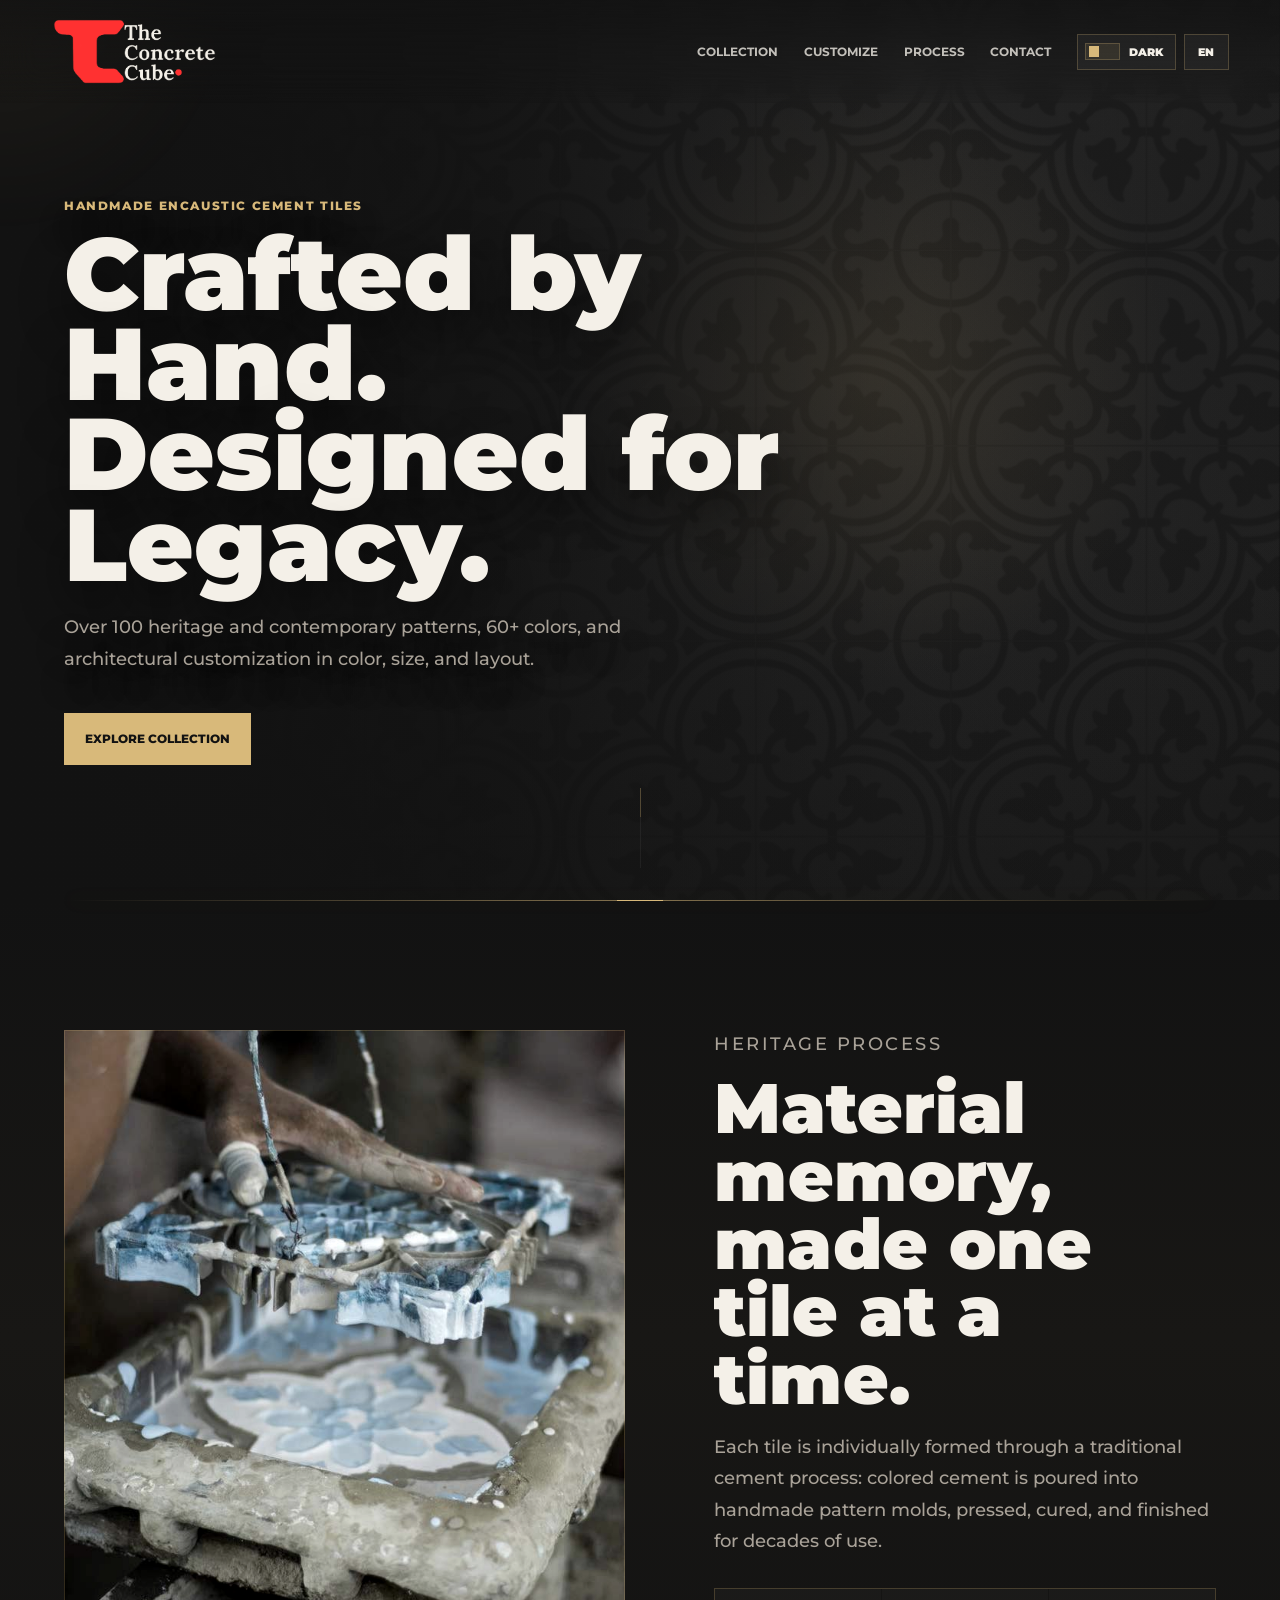
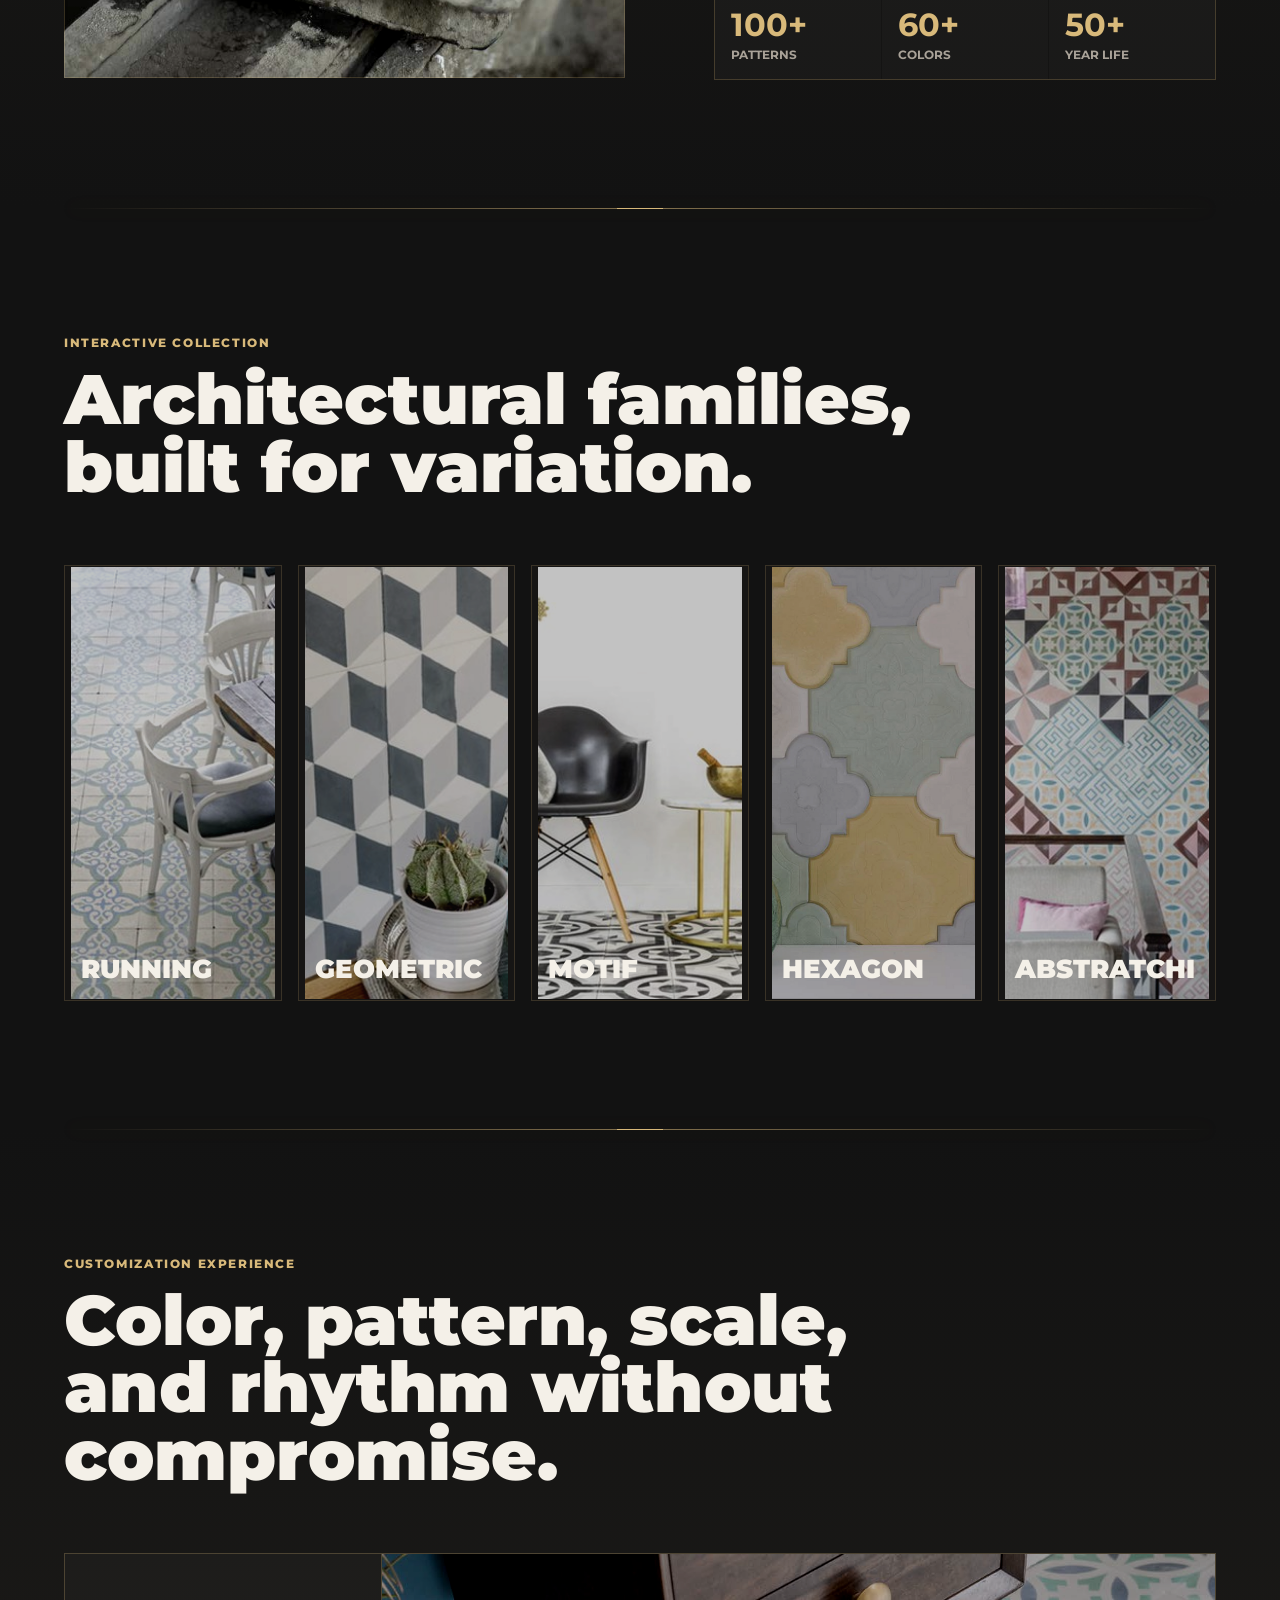
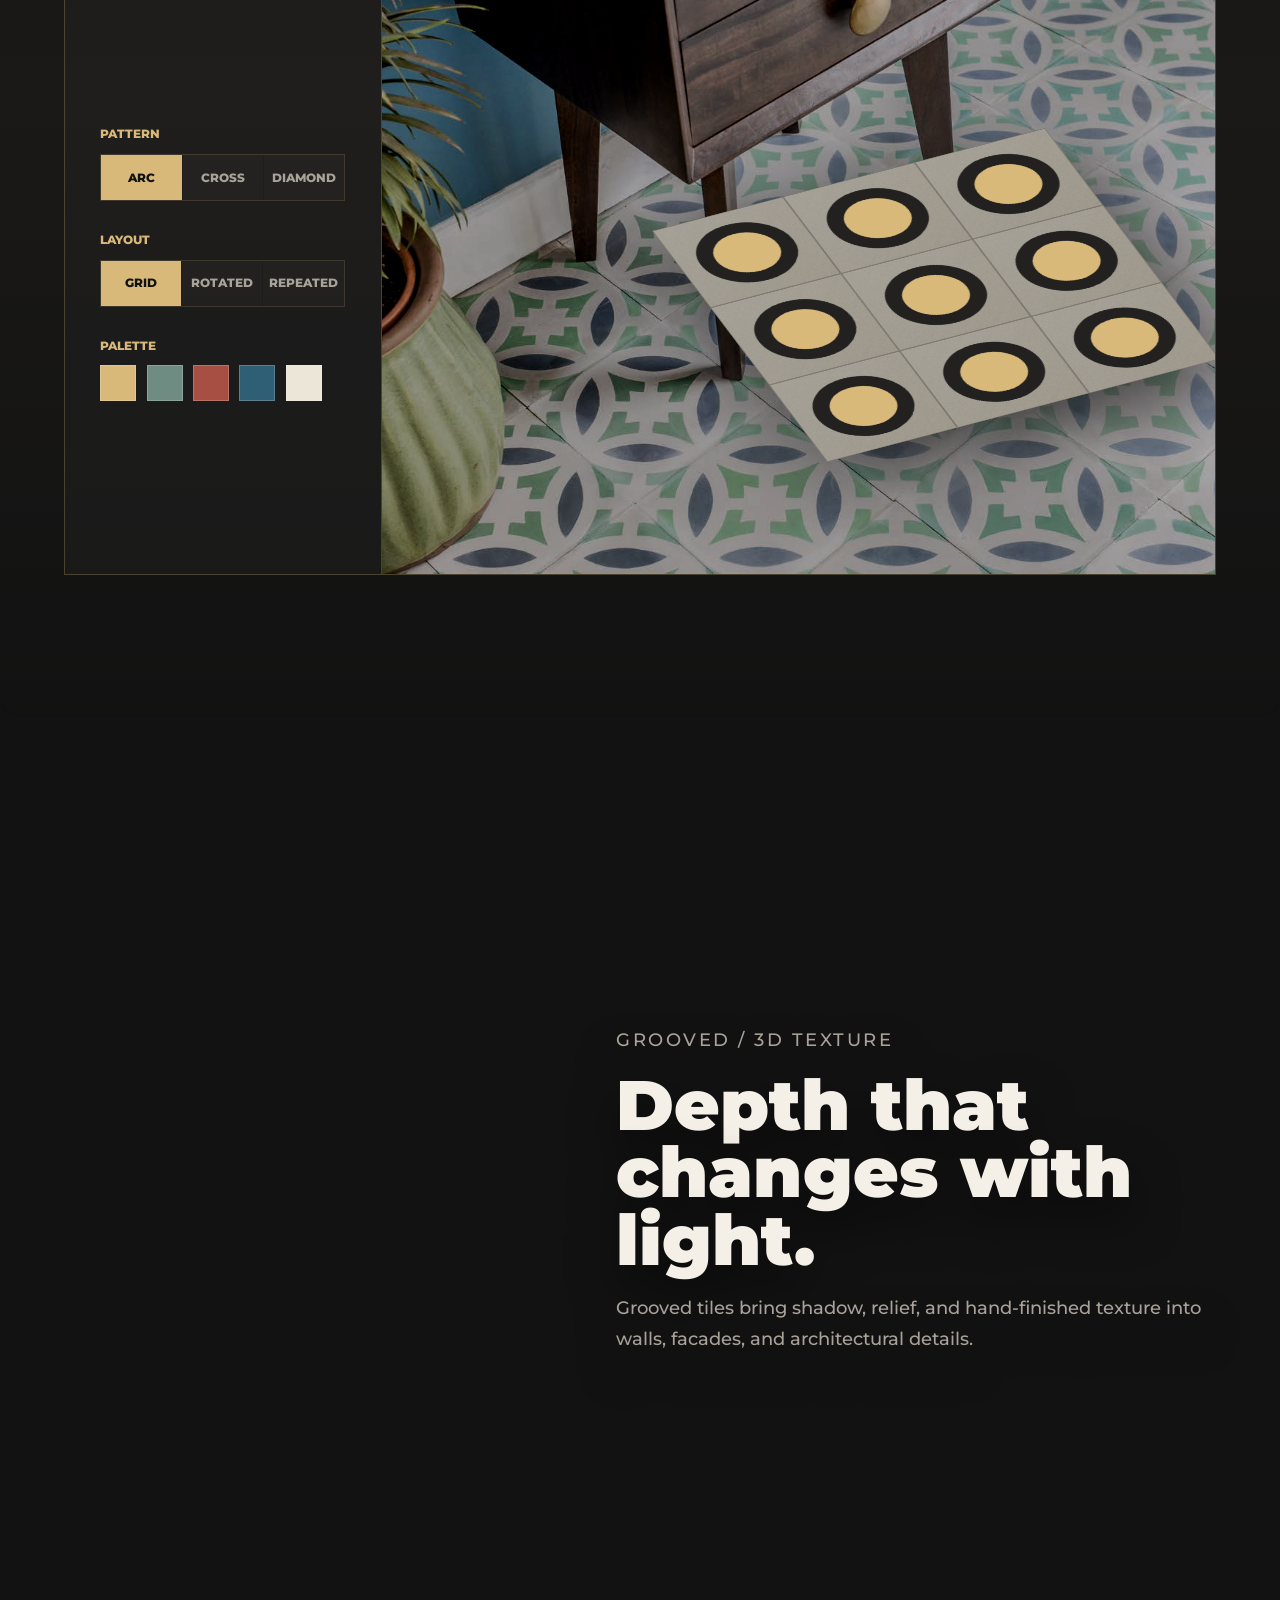
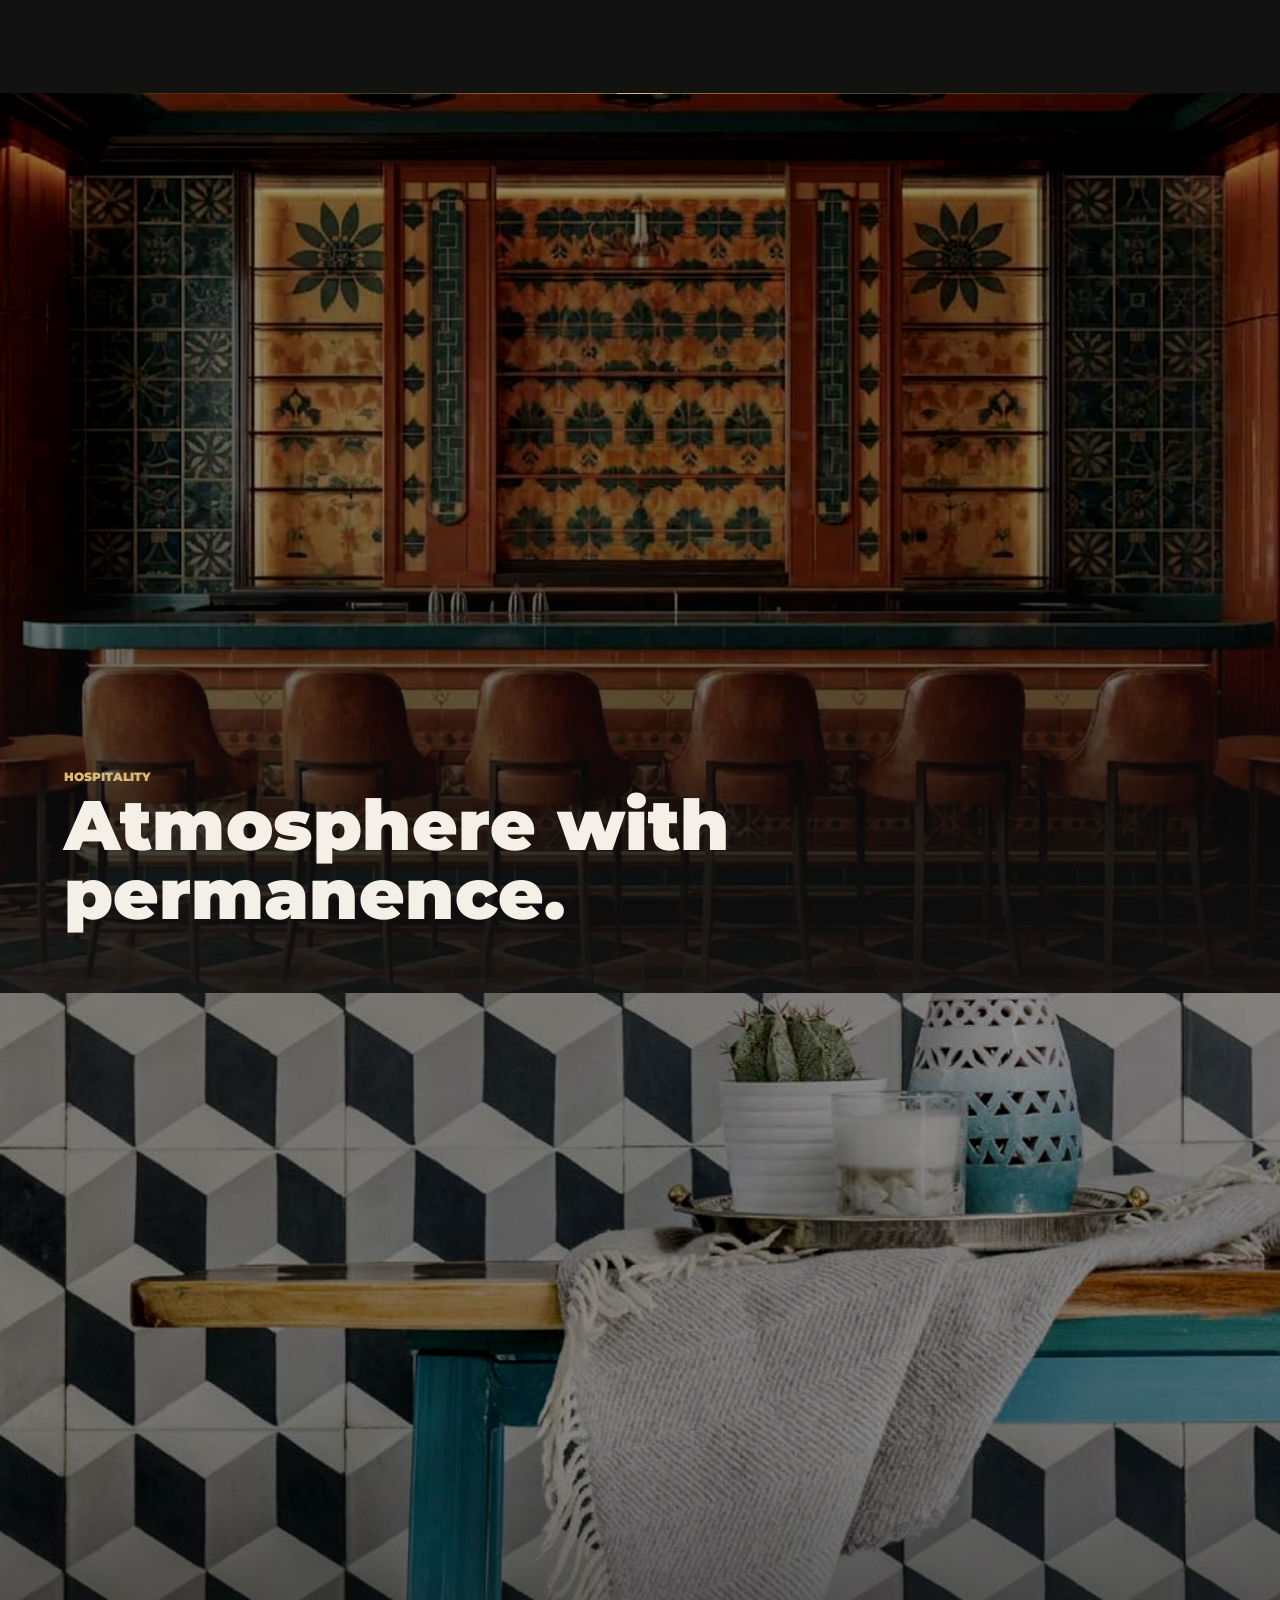
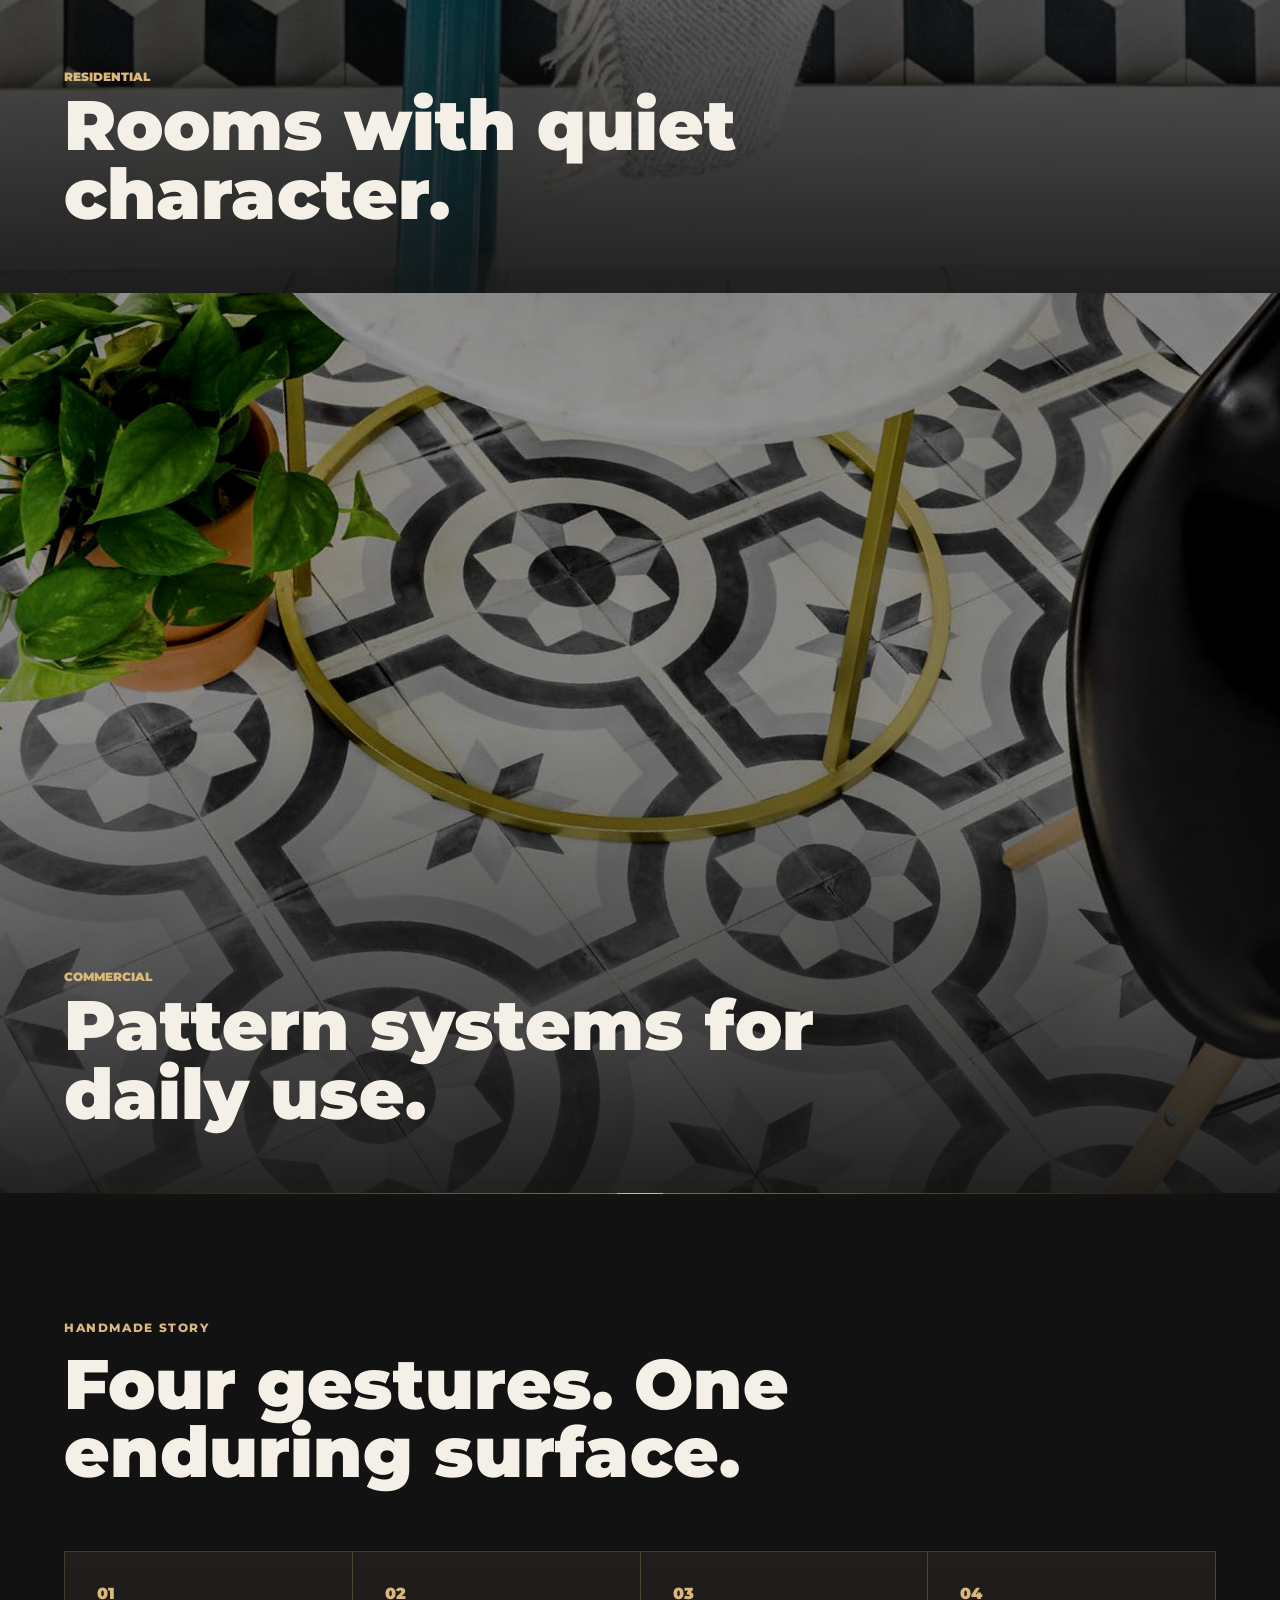
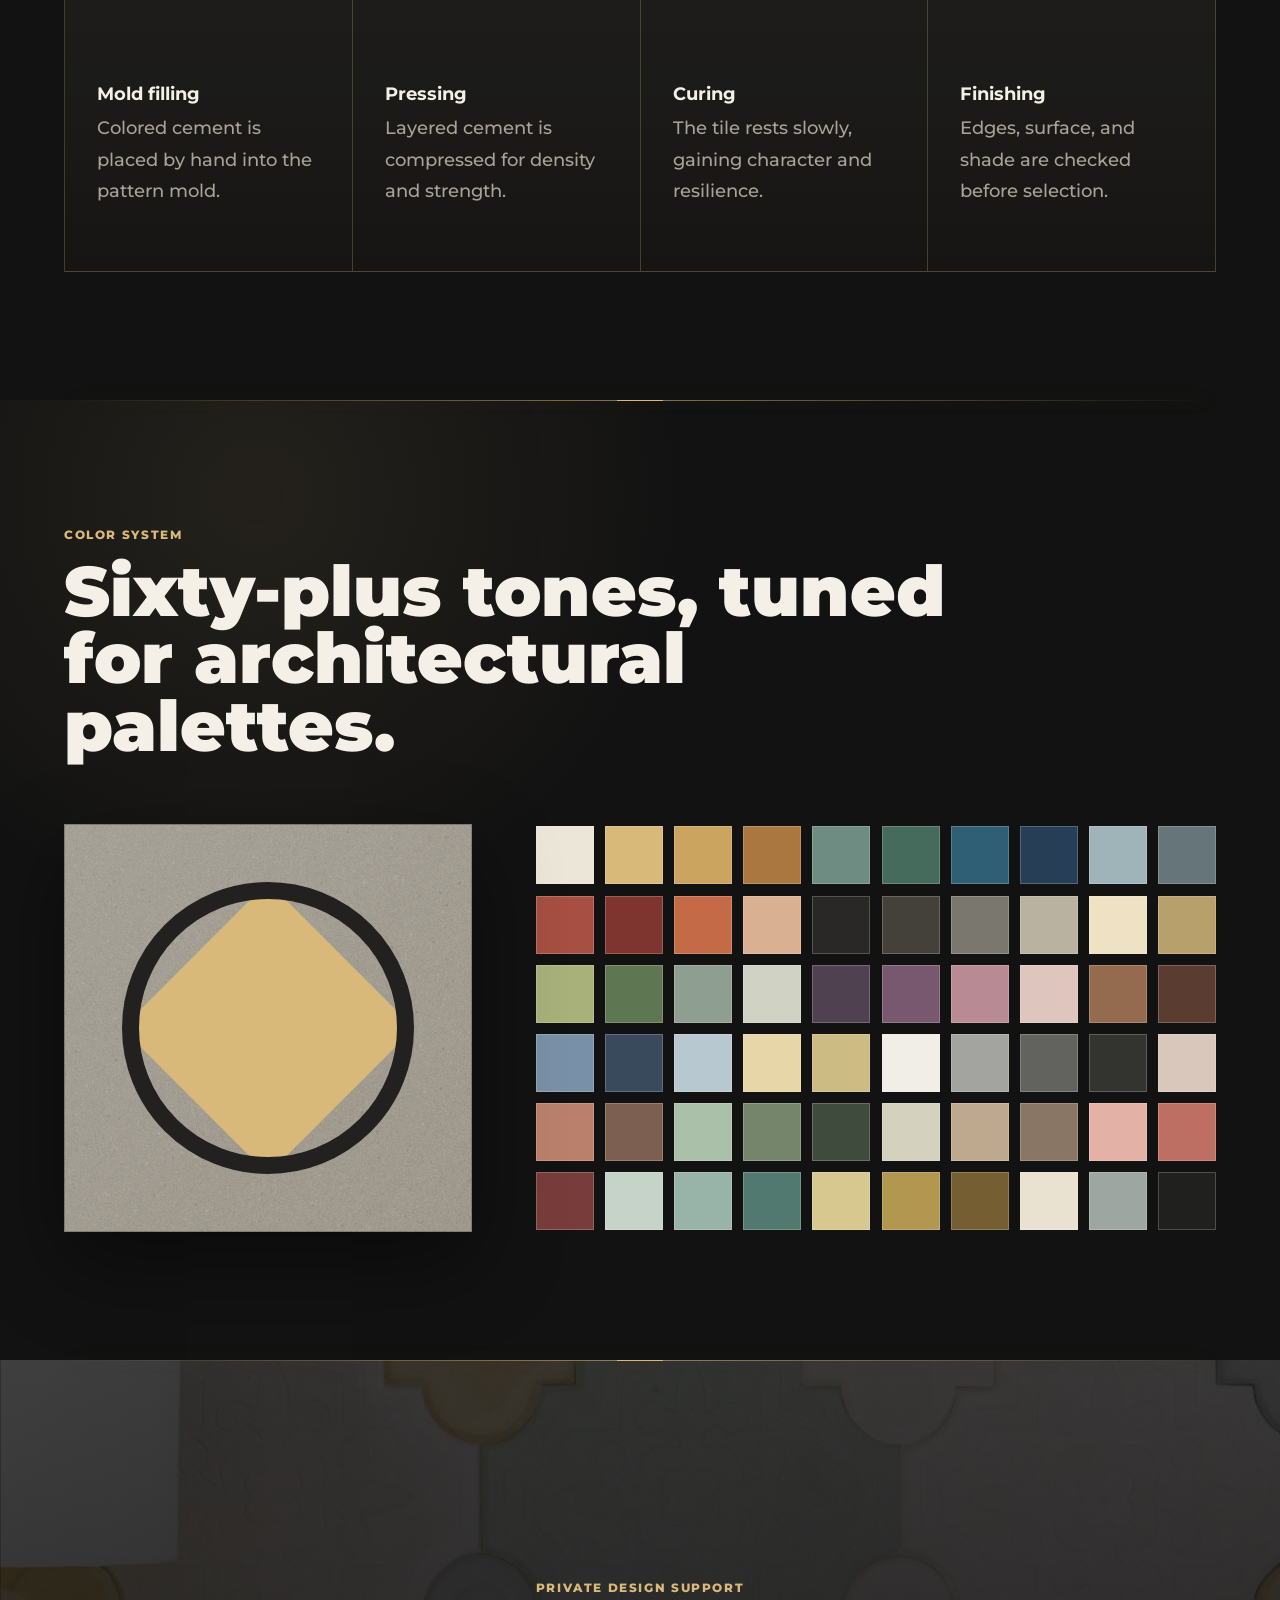
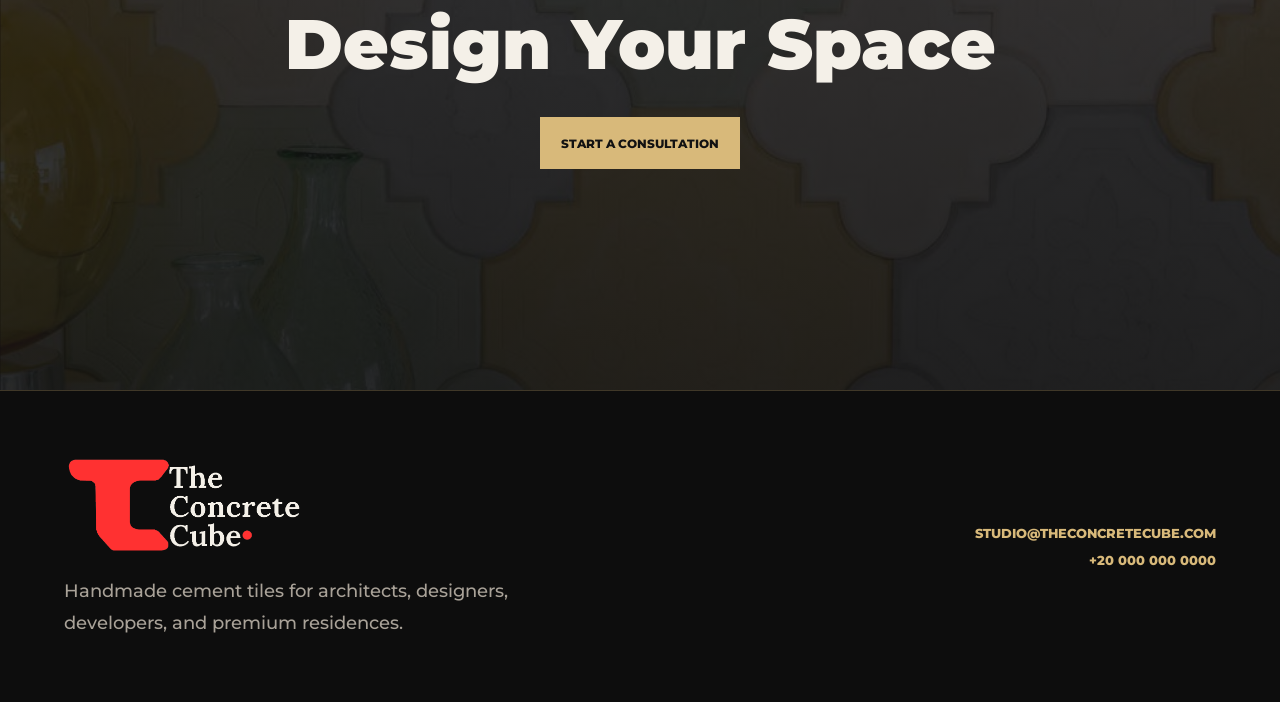
<file: index.html>
<!doctype html>
<html lang="en" dir="ltr" data-theme="dark">
  <head>
    <meta charset="UTF-8" />
    <meta name="viewport" content="width=device-width, initial-scale=1.0" />
    <title>The Concrete Cube | Handmade Cement Tiles</title>
    <meta
      name="description"
      content="A cinematic digital showroom for handmade encaustic cement tiles, crafted by hand and designed for architectural legacy."
    />
    <script>
      const savedTheme = localStorage.getItem("tcc-theme") || "dark";
      const savedLang = localStorage.getItem("tcc-lang") || "en";
      document.documentElement.dataset.theme = savedTheme;
      document.documentElement.lang = savedLang;
      document.documentElement.dir = savedLang === "ar" ? "rtl" : "ltr";
    </script>
    <link rel="icon" href="data:image/svg+xml,%3Csvg xmlns='http://www.w3.org/2000/svg' viewBox='0 0 64 64'%3E%3Crect width='64' height='64' fill='%23121212'/%3E%3Cpath d='M18 17h28v8H36v22h-8V25H18z' fill='%23d8b97a'/%3E%3C/svg%3E" />
    <link rel="preconnect" href="https://fonts.googleapis.com" />
    <link rel="preconnect" href="https://fonts.gstatic.com" crossorigin />
    <link
      href="https://fonts.googleapis.com/css2?family=Montserrat:wght@400;500;600;700;800;900&display=swap"
      rel="stylesheet"
    />
    <link rel="stylesheet" href="styles.css" />
  </head>
  <body>
    <div class="grain" aria-hidden="true"></div>
    <div class="cursor-light" aria-hidden="true"></div>

    <header class="site-header">
      <a class="brand-mark" href="#hero" aria-label="The Concrete Cube home">
        <img class="brand-logo brand-logo-dark" src="assets/logo-handmade-dark.png" alt="The Concrete Cube" />
        <img class="brand-logo brand-logo-light" src="assets/logo-handmade.png" alt="The Concrete Cube" />
      </a>
      <div class="header-actions">
        <nav aria-label="Primary navigation">
          <a href="#collection" data-i18n="navCollection">Collection</a>
          <a href="#custom" data-i18n="navCustomize">Customize</a>
          <a href="#process" data-i18n="navProcess">Process</a>
          <a href="#contact" data-i18n="navContact">Contact</a>
        </nav>
        <div class="toggle-cluster" aria-label="Display controls">
          <button class="theme-toggle" type="button" aria-label="Toggle light and dark theme" aria-pressed="false">
            <span class="toggle-track" aria-hidden="true"><span></span></span>
            <span class="theme-label" data-i18n="themeDark">Dark</span>
          </button>
          <button class="language-toggle" type="button" aria-label="Toggle Arabic and English language" aria-pressed="false">
            <span data-lang-label>EN</span>
          </button>
        </div>
      </div>
    </header>

    <main>
      <section id="hero" class="hero section-dark">
        <canvas id="hero-canvas" aria-hidden="true"></canvas>
        <div class="hero-media-fallback" aria-hidden="true"></div>
        <div class="hero-copy reveal">
          <p class="eyebrow" data-i18n="heroEyebrow">Handmade encaustic cement tiles</p>
          <h1 data-i18n="heroTitle">Crafted by Hand. Designed for Legacy.</h1>
          <p data-i18n="heroBody">
            Over 100 heritage and contemporary patterns, 60+ colors, and
            architectural customization in color, size, and layout.
          </p>
          <a class="button primary" href="#collection" data-i18n="heroCta">Explore Collection</a>
        </div>
        <div class="scroll-cue" aria-hidden="true">
          <span></span>
        </div>
      </section>

      <section id="heritage" class="heritage split-section">
        <figure class="cinema-image reveal">
          <img src="assets/catalog-p39-0.jpg" alt="Handmade cement tile mold filled with colored cement" />
        </figure>
        <div class="section-copy reveal">
          <p class="eyebrow" data-i18n="heritageEyebrow">Heritage process</p>
          <h2 data-i18n="heritageTitle">Material memory, made one tile at a time.</h2>
          <p data-i18n="heritageBody">
            Each tile is individually formed through a traditional cement
            process: colored cement is poured into handmade pattern molds,
            pressed, cured, and finished for decades of use.
          </p>
          <div class="metric-row">
            <div><strong>100+</strong><span data-i18n="metricPatterns">patterns</span></div>
            <div><strong>60+</strong><span data-i18n="metricColors">colors</span></div>
            <div><strong>50+</strong><span data-i18n="metricLife">year life</span></div>
          </div>
        </div>
      </section>

      <section id="collection" class="collection section-dark">
        <div class="section-heading reveal">
          <p class="eyebrow" data-i18n="collectionEyebrow">Interactive collection</p>
          <h2 data-i18n="collectionTitle">Architectural families, built for variation.</h2>
        </div>
        <div class="collection-grid" aria-label="Tile collection categories">
          <button class="collection-tile reveal" data-preview="Running" data-preview-ar="الممتدة" data-image="assets/tile-05.jpg">
            <img src="assets/tile-05.jpg" alt="" />
            <span data-i18n="catRunning">Running</span>
          </button>
          <button class="collection-tile reveal" data-preview="Geometric" data-preview-ar="الهندسية" data-image="assets/tile-08.jpg">
            <img src="assets/tile-08.jpg" alt="" />
            <span data-i18n="catGeometric">Geometric</span>
          </button>
          <button class="collection-tile reveal" data-preview="Motif" data-preview-ar="الزخارف" data-image="assets/tile-04.jpg">
            <img src="assets/tile-04.jpg" alt="" />
            <span data-i18n="catMotif">Motif</span>
          </button>
          <button class="collection-tile reveal" data-preview="Hexagon" data-preview-ar="السداسية" data-image="assets/catalog-p35-0.jpg">
            <img src="assets/catalog-p35-0.jpg" alt="" />
            <span data-i18n="catHexagon">Hexagon</span>
          </button>
          <button class="collection-tile reveal" data-preview="Abstratchi" data-preview-ar="أبستراتشي" data-image="assets/tile-07.jpg">
            <img src="assets/tile-07.jpg" alt="" />
            <span data-i18n="catAbstratchi">Abstratchi</span>
          </button>
        </div>
      </section>

      <section id="custom" class="customizer">
        <div class="section-heading reveal">
          <p class="eyebrow" data-i18n="customEyebrow">Customization experience</p>
          <h2 data-i18n="customTitle">Color, pattern, scale, and rhythm without compromise.</h2>
        </div>
        <div class="custom-shell reveal">
          <div class="config-panel">
            <div class="control-group">
              <span data-i18n="controlPattern">Pattern</span>
              <div class="segmented" role="group" aria-label="Select pattern">
                <button class="is-active" data-pattern="arc" data-i18n="patternArc">Arc</button>
                <button data-pattern="cross" data-i18n="patternCross">Cross</button>
                <button data-pattern="diamond" data-i18n="patternDiamond">Diamond</button>
              </div>
            </div>
            <div class="control-group">
              <span data-i18n="controlLayout">Layout</span>
              <div class="segmented" role="group" aria-label="Select layout">
                <button class="is-active" data-layout="grid" data-i18n="layoutGrid">Grid</button>
                <button data-layout="rotated" data-i18n="layoutRotated">Rotated</button>
                <button data-layout="repeat" data-i18n="layoutRepeated">Repeated</button>
              </div>
            </div>
            <div class="control-group">
              <span data-i18n="controlPalette">Palette</span>
              <div class="swatch-row" aria-label="Select tile color">
                <button style="--swatch: #d8b97a" data-color="#d8b97a" aria-label="Warm gold"></button>
                <button style="--swatch: #6f8c83" data-color="#6f8c83" aria-label="Sage green"></button>
                <button style="--swatch: #a64f42" data-color="#a64f42" aria-label="Oxide red"></button>
                <button style="--swatch: #2f5f75" data-color="#2f5f75" aria-label="Mineral blue"></button>
                <button style="--swatch: #ece6d8" data-color="#ece6d8" aria-label="Bone white"></button>
              </div>
            </div>
          </div>
          <div class="space-visual">
            <img src="assets/catalog-p05-0.jpg" alt="Residential room with handmade patterned cement floor" />
            <div class="tile-preview" data-pattern="arc" data-layout="grid" aria-label="Live tile preview">
              <div class="tile-unit"></div>
              <div class="tile-unit"></div>
              <div class="tile-unit"></div>
              <div class="tile-unit"></div>
              <div class="tile-unit"></div>
              <div class="tile-unit"></div>
              <div class="tile-unit"></div>
              <div class="tile-unit"></div>
              <div class="tile-unit"></div>
            </div>
          </div>
        </div>
      </section>

      <section id="material" class="material section-dark">
        <canvas id="material-canvas" aria-hidden="true"></canvas>
        <div class="material-copy reveal">
          <p class="eyebrow" data-i18n="materialEyebrow">Grooved / 3D texture</p>
          <h2 data-i18n="materialTitle">Depth that changes with light.</h2>
          <p data-i18n="materialBody">
            Grooved tiles bring shadow, relief, and hand-finished texture into
            walls, facades, and architectural details.
          </p>
        </div>
      </section>

      <section id="applications" class="applications">
        <article class="application-panel">
          <img src="assets/hospitality-bar.png" alt="Cinematic hospitality bar with richly patterned handmade tiles" />
          <div><span data-i18n="appHospitality">Hospitality</span><strong data-i18n="appHospitalityTitle">Atmosphere with permanence.</strong></div>
        </article>
        <article class="application-panel">
          <img src="assets/catalog-p04-0.jpg" alt="Geometric handmade cement tile wall in a residential setting" />
          <div><span data-i18n="appResidential">Residential</span><strong data-i18n="appResidentialTitle">Rooms with quiet character.</strong></div>
        </article>
        <article class="application-panel">
          <img src="assets/catalog-p09-0.jpg" alt="Geometric handmade cement tile floor detail" />
          <div><span data-i18n="appCommercial">Commercial</span><strong data-i18n="appCommercialTitle">Pattern systems for daily use.</strong></div>
        </article>
      </section>

      <section id="process" class="process section-dark">
        <div class="section-heading reveal">
          <p class="eyebrow" data-i18n="processEyebrow">Handmade story</p>
          <h2 data-i18n="processTitle">Four gestures. One enduring surface.</h2>
        </div>
        <div class="process-track">
          <article class="process-step reveal">
            <span>01</span>
            <h3 data-i18n="stepMold">Mold filling</h3>
            <p data-i18n="stepMoldBody">Colored cement is placed by hand into the pattern mold.</p>
          </article>
          <article class="process-step reveal">
            <span>02</span>
            <h3 data-i18n="stepPress">Pressing</h3>
            <p data-i18n="stepPressBody">Layered cement is compressed for density and strength.</p>
          </article>
          <article class="process-step reveal">
            <span>03</span>
            <h3 data-i18n="stepCure">Curing</h3>
            <p data-i18n="stepCureBody">The tile rests slowly, gaining character and resilience.</p>
          </article>
          <article class="process-step reveal">
            <span>04</span>
            <h3 data-i18n="stepFinish">Finishing</h3>
            <p data-i18n="stepFinishBody">Edges, surface, and shade are checked before selection.</p>
          </article>
        </div>
      </section>

      <section id="colors" class="color-system">
        <div class="section-heading reveal">
          <p class="eyebrow" data-i18n="colorsEyebrow">Color system</p>
          <h2 data-i18n="colorsTitle">Sixty-plus tones, tuned for architectural palettes.</h2>
        </div>
        <div class="color-lab reveal">
          <div class="large-tile" aria-hidden="true"></div>
          <div class="palette-cloud" aria-label="Interactive color palette"></div>
        </div>
      </section>

      <section class="final-cta section-dark">
        <div class="reveal">
          <p class="eyebrow" data-i18n="ctaEyebrow">Private design support</p>
          <h2 data-i18n="ctaTitle">Design Your Space</h2>
          <a class="button primary" href="#contact" data-i18n="ctaButton">Start a Consultation</a>
        </div>
      </section>
    </main>

    <footer id="contact" class="site-footer">
      <div>
        <a class="brand-mark" href="#hero" aria-label="The Concrete Cube home">
          <img class="brand-logo brand-logo-dark" src="assets/logo-handmade-dark.png" alt="The Concrete Cube" />
          <img class="brand-logo brand-logo-light" src="assets/logo-handmade.png" alt="The Concrete Cube" />
        </a>
        <p data-i18n="footerBody">Handmade cement tiles for architects, designers, developers, and premium residences.</p>
      </div>
      <div class="footer-links">
        <a href="mailto:studio@theconcretecube.com">studio@theconcretecube.com</a>
        <a href="tel:+200000000000">+20 000 000 0000</a>
      </div>
    </footer>

    <dialog class="preview-modal" aria-label="Collection preview">
      <button class="modal-close" aria-label="Close preview">&times;</button>
      <img alt="" />
      <div>
        <p class="eyebrow" data-i18n="modalEyebrow">Collection preview</p>
        <h2></h2>
        <p data-i18n="modalBody">Customizable in color, size, pattern, and installation rhythm.</p>
      </div>
    </dialog>

    <script type="module" src="main.js"></script>
  </body>
</html>
</file>
<file: styles.css>
:root {
  --bg: #121212;
  --bg-soft: #191817;
  --panel: #20201e;
  --panel-soft: rgba(255, 255, 255, 0.025);
  --gold: #d8b97a;
  --gold-deep: #927348;
  --text: #f4f0e8;
  --muted: #a9a298;
  --line: rgba(216, 185, 122, 0.25);
  --line-strong: rgba(216, 185, 122, 0.58);
  --header-text: rgba(244, 240, 232, 0.78);
  --card-bg: #161514;
  --footer-bg: #0d0d0d;
  --tile-a: #d8b97a;
  --tile-b: #ece6d8;
  --tile-c: #22211f;
  color-scheme: dark;
  font-family: "Montserrat", Arial, sans-serif;
  scroll-behavior: auto;
}

html[data-theme="light"] {
  --bg: #f4f0e8;
  --bg-soft: #e8e0d2;
  --panel: #ffffff;
  --panel-soft: rgba(18, 18, 18, 0.035);
  --gold: #a77e3f;
  --gold-deep: #76542c;
  --text: #171614;
  --muted: #645d53;
  --line: rgba(88, 68, 38, 0.22);
  --line-strong: rgba(167, 126, 63, 0.58);
  --header-text: rgba(23, 22, 20, 0.72);
  --card-bg: #f9f5ec;
  --footer-bg: #e7dfd2;
  --tile-c: #25221d;
  color-scheme: light;
}

* {
  box-sizing: border-box;
}

html,
body {
  margin: 0;
  min-height: 100%;
  background: var(--bg);
  color: var(--text);
}

body {
  overflow-x: hidden;
}

body,
.site-header,
.collection-tile,
.custom-shell,
.process-step,
.preview-modal,
.site-footer {
  transition:
    background 300ms ease,
    color 300ms ease,
    border-color 300ms ease;
}

img,
canvas {
  display: block;
  max-width: 100%;
}

a {
  color: inherit;
  text-decoration: none;
}

button {
  font: inherit;
}

.grain {
  position: fixed;
  inset: 0;
  z-index: 80;
  pointer-events: none;
  opacity: 0.13;
  mix-blend-mode: soft-light;
  background-image:
    radial-gradient(circle at 12% 20%, rgba(255, 255, 255, 0.08) 0 1px, transparent 1.5px),
    radial-gradient(circle at 66% 44%, rgba(255, 255, 255, 0.06) 0 1px, transparent 1.5px);
  background-size: 38px 38px, 51px 51px;
}

.cursor-light {
  position: fixed;
  z-index: 1;
  width: 34rem;
  height: 34rem;
  border-radius: 50%;
  pointer-events: none;
  opacity: 0.34;
  transform: translate(-50%, -50%);
  background: radial-gradient(circle, rgba(216, 185, 122, 0.18), transparent 62%);
  filter: blur(12px);
}

.site-header {
  position: fixed;
  top: 0;
  left: 0;
  right: 0;
  z-index: 60;
  display: flex;
  align-items: center;
  justify-content: space-between;
  gap: 1.5rem;
  padding: 1.05rem clamp(1rem, 4vw, 3.6rem);
  background: linear-gradient(180deg, rgba(18, 18, 18, 0.76), rgba(18, 18, 18, 0));
  backdrop-filter: blur(18px);
}

html[data-theme="light"] .site-header {
  background: linear-gradient(180deg, rgba(244, 240, 232, 0.84), rgba(244, 240, 232, 0));
}

.brand-mark {
  display: inline-flex;
  align-items: center;
  flex: 0 0 auto;
}

.brand-logo {
  display: block;
  width: clamp(9.5rem, 13vw, 13.5rem);
  height: auto;
  object-fit: contain;
}

.brand-logo-light {
  display: none;
}

html[data-theme="light"] .brand-logo-dark {
  display: none;
}

html[data-theme="light"] .brand-logo-light {
  display: block;
}

.site-footer .brand-logo {
  width: min(15rem, 72vw);
}

.header-actions {
  display: flex;
  align-items: center;
  gap: clamp(0.8rem, 2vw, 2rem);
}

.site-header nav {
  display: flex;
  gap: clamp(0.75rem, 2vw, 2rem);
  color: var(--header-text);
  font-size: 0.75rem;
  font-weight: 700;
  text-transform: uppercase;
}

.site-header nav a {
  transition: color 220ms ease;
}

.site-header nav a:hover {
  color: var(--gold);
}

.toggle-cluster {
  display: inline-flex;
  align-items: center;
  gap: 0.5rem;
}

.theme-toggle,
.language-toggle {
  display: inline-flex;
  align-items: center;
  justify-content: center;
  min-height: 2.25rem;
  border: 1px solid var(--line);
  color: var(--text);
  background: rgba(255, 255, 255, 0.04);
  cursor: pointer;
  font-size: 0.68rem;
  font-weight: 900;
  text-transform: uppercase;
}

html[data-theme="light"] .theme-toggle,
html[data-theme="light"] .language-toggle {
  background: rgba(255, 255, 255, 0.5);
}

.theme-toggle {
  gap: 0.55rem;
  padding: 0 0.75rem 0 0.45rem;
}

.language-toggle {
  width: 2.8rem;
  padding: 0;
}

.toggle-track {
  position: relative;
  width: 2.2rem;
  height: 1.1rem;
  border: 1px solid var(--line);
  background: rgba(216, 185, 122, 0.1);
}

.toggle-track span {
  position: absolute;
  top: 0.16rem;
  left: 0.16rem;
  width: 0.68rem;
  height: 0.68rem;
  background: var(--gold);
  transition: transform 220ms ease;
}

html[data-theme="light"] .toggle-track span {
  transform: translateX(1.05rem);
}

.section-dark {
  background: var(--bg);
}

main > section {
  position: relative;
}

main > section + section::before {
  position: absolute;
  top: 0;
  left: clamp(1.2rem, 5vw, 5.5rem);
  right: clamp(1.2rem, 5vw, 5.5rem);
  z-index: 8;
  height: 1px;
  content: "";
  background:
    linear-gradient(90deg, transparent, var(--line-strong), transparent),
    linear-gradient(90deg, transparent 0 48%, var(--gold) 48% 52%, transparent 52%);
  box-shadow: 0 0 1.4rem rgba(216, 185, 122, 0.18);
}

.hero {
  position: relative;
  min-height: 100vh;
  isolation: isolate;
  overflow: hidden;
  display: grid;
  align-items: center;
  padding: 8rem clamp(1.2rem, 5vw, 5.5rem) 4rem;
}

#hero-canvas,
#material-canvas {
  position: absolute;
  inset: 0;
  width: 100%;
  height: 100%;
}

.hero::before {
  position: absolute;
  inset: 0;
  z-index: 1;
  content: "";
  pointer-events: none;
  background:
    linear-gradient(90deg, rgba(18, 18, 18, 0.98), rgba(18, 18, 18, 0.74) 36%, rgba(18, 18, 18, 0.1) 72%),
    linear-gradient(0deg, rgba(18, 18, 18, 0.48), transparent 42%);
}

html[data-theme="light"] .hero::before {
  background:
    linear-gradient(90deg, rgba(244, 240, 232, 0.96), rgba(244, 240, 232, 0.8) 38%, rgba(244, 240, 232, 0.18) 72%),
    linear-gradient(0deg, rgba(244, 240, 232, 0.34), transparent 44%);
}

.material::before {
  position: absolute;
  inset: 0;
  z-index: 1;
  content: "";
  pointer-events: none;
  background:
    linear-gradient(90deg, transparent 0 42%, rgba(18, 18, 18, 0.22) 55%, rgba(18, 18, 18, 0.95) 78%),
    radial-gradient(circle at 78% 48%, rgba(18, 18, 18, 0.8), transparent 24%);
}

html[data-theme="light"] .material::before {
  background:
    linear-gradient(90deg, transparent 0 42%, rgba(244, 240, 232, 0.26) 55%, rgba(244, 240, 232, 0.96) 78%),
    radial-gradient(circle at 78% 48%, rgba(244, 240, 232, 0.86), transparent 24%);
}

.hero::after,
.material::after {
  position: absolute;
  inset: 0;
  z-index: -1;
  content: "";
  background:
    radial-gradient(circle at 68% 42%, rgba(216, 185, 122, 0.12), transparent 30%),
    linear-gradient(90deg, rgba(18, 18, 18, 0.95), rgba(18, 18, 18, 0.38) 48%, rgba(18, 18, 18, 0.72));
}

html[data-theme="light"] .hero::after,
html[data-theme="light"] .material::after {
  background:
    radial-gradient(circle at 68% 42%, rgba(167, 126, 63, 0.14), transparent 30%),
    linear-gradient(90deg, rgba(244, 240, 232, 0.92), rgba(244, 240, 232, 0.42) 48%, rgba(244, 240, 232, 0.78));
}

.hero-media-fallback {
  position: absolute;
  inset: 0;
  z-index: -3;
  background:
    linear-gradient(90deg, rgba(18, 18, 18, 0.95), rgba(18, 18, 18, 0.25)),
    url("assets/catalog-p01-0.jpg") center / cover;
  opacity: 0.32;
}

.hero-copy {
  position: relative;
  z-index: 2;
  width: min(760px, 92vw);
}

.eyebrow {
  margin: 0 0 1rem;
  color: var(--gold);
  font-size: 0.72rem;
  font-weight: 800;
  letter-spacing: 0.14em;
  text-transform: uppercase;
}

h1,
h2,
h3,
p {
  margin-top: 0;
}

h1 {
  margin-bottom: 1.35rem;
  max-width: 820px;
  font-size: clamp(3rem, 8vw, 7.8rem);
  line-height: 0.88;
  font-weight: 900;
  letter-spacing: 0;
}

h2 {
  margin-bottom: 1.1rem;
  font-size: clamp(2.2rem, 5.5vw, 5.8rem);
  line-height: 0.96;
  font-weight: 900;
  letter-spacing: 0;
}

h3 {
  margin-bottom: 0.55rem;
  font-size: 1.1rem;
}

.hero-copy p:not(.eyebrow),
.section-copy p,
.material-copy p,
.process-step p,
.site-footer p,
.preview-modal p {
  max-width: 42rem;
  color: var(--muted);
  font-size: clamp(0.95rem, 1.4vw, 1.12rem);
  line-height: 1.75;
  font-weight: 500;
}

.hero-copy h1,
.hero-copy p {
  text-shadow: 0 1.4rem 3rem rgba(0, 0, 0, 0.46);
}

html[data-theme="light"] .hero-copy h1,
html[data-theme="light"] .hero-copy p,
html[data-theme="light"] .material-copy {
  text-shadow: 0 1.4rem 3rem rgba(255, 255, 255, 0.7);
}

.button {
  display: inline-flex;
  align-items: center;
  justify-content: center;
  min-height: 3.25rem;
  padding: 0 1.25rem;
  margin-top: 1.3rem;
  border: 1px solid var(--line);
  color: var(--text);
  font-size: 0.78rem;
  font-weight: 800;
  text-transform: uppercase;
  transition:
    transform 240ms ease,
    border-color 240ms ease,
    background 240ms ease;
}

.button:hover {
  transform: translateY(-2px);
  border-color: rgba(216, 185, 122, 0.75);
}

.button.primary {
  color: #121212;
  background: var(--gold);
}

.scroll-cue {
  position: absolute;
  bottom: 2rem;
  left: 50%;
  width: 1px;
  height: 5rem;
  background: rgba(244, 240, 232, 0.2);
}

.scroll-cue span {
  display: block;
  width: 1px;
  height: 1.8rem;
  background: var(--gold);
  animation: cue 1.8s ease-in-out infinite;
}

@keyframes cue {
  0%,
  100% {
    transform: translateY(0);
  }
  50% {
    transform: translateY(3.1rem);
  }
}

.split-section {
  display: grid;
  grid-template-columns: minmax(0, 0.95fr) minmax(20rem, 0.85fr);
  gap: clamp(2rem, 7vw, 7rem);
  align-items: center;
  min-height: 100vh;
  padding: clamp(5rem, 10vw, 9rem) clamp(1.2rem, 5vw, 5.5rem);
  background:
    linear-gradient(180deg, #121212, #181715 48%, #121212),
    radial-gradient(circle at 12% 30%, rgba(216, 185, 122, 0.1), transparent 34%);
}

html[data-theme="light"] .split-section {
  background:
    linear-gradient(180deg, #f4f0e8, #e9e0d0 48%, #f4f0e8),
    radial-gradient(circle at 12% 30%, rgba(167, 126, 63, 0.11), transparent 34%);
}

.cinema-image {
  position: relative;
  min-height: min(72vh, 720px);
  margin: 0;
  overflow: hidden;
}

.cinema-image img {
  width: 100%;
  height: 100%;
  min-height: min(72vh, 720px);
  object-fit: cover;
  filter: saturate(0.82) contrast(1.08);
}

.cinema-image::after {
  position: absolute;
  inset: 0;
  content: "";
  border: 1px solid rgba(216, 185, 122, 0.22);
  pointer-events: none;
}

.section-copy {
  max-width: 640px;
}

.metric-row {
  display: grid;
  grid-template-columns: repeat(3, minmax(0, 1fr));
  gap: 1px;
  margin-top: 2rem;
  border: 1px solid var(--line);
}

.metric-row div {
  padding: 1rem;
  background: var(--panel-soft);
}

.metric-row strong {
  display: block;
  color: var(--gold);
  font-size: clamp(1.4rem, 2.5vw, 2.4rem);
}

.metric-row span {
  color: var(--muted);
  font-size: 0.72rem;
  font-weight: 700;
  text-transform: uppercase;
}

.collection,
.customizer,
.process,
.color-system,
.final-cta {
  padding: clamp(5rem, 10vw, 9rem) clamp(1.2rem, 5vw, 5.5rem);
}

.section-heading {
  width: min(920px, 100%);
  margin-bottom: clamp(2.2rem, 5vw, 4.5rem);
}

.collection-grid {
  display: grid;
  grid-template-columns: repeat(5, minmax(10rem, 1fr));
  gap: 1rem;
  perspective: 1200px;
}

.collection-tile {
  position: relative;
  min-height: clamp(22rem, 34vw, 32rem);
  border: 1px solid rgba(216, 185, 122, 0.18);
  overflow: hidden;
  color: var(--text);
  background: var(--card-bg);
  cursor: pointer;
  transform-style: preserve-3d;
  transition:
    transform 360ms ease,
    border-color 360ms ease,
    box-shadow 360ms ease;
}

.collection-tile img {
  width: 100%;
  height: 100%;
  object-fit: cover;
  opacity: 0.74;
  filter: saturate(0.8) contrast(1.12);
  transition:
    transform 520ms ease,
    opacity 360ms ease;
}

.collection-tile span {
  position: absolute;
  left: 1rem;
  bottom: 1rem;
  color: var(--text);
  font-size: clamp(1.15rem, 2vw, 1.9rem);
  font-weight: 900;
  text-transform: uppercase;
}

.collection-tile:hover {
  z-index: 2;
  border-color: rgba(216, 185, 122, 0.8);
  box-shadow: 0 2rem 5rem rgba(0, 0, 0, 0.45), 0 0 1.5rem rgba(216, 185, 122, 0.16);
  transform: translateY(-1.1rem) rotateX(5deg) rotateY(-5deg);
}

.collection-tile:hover img {
  opacity: 1;
  transform: scale(1.06);
}

.customizer {
  background:
    linear-gradient(180deg, #121212, #1a1917 48%, #121212),
    radial-gradient(circle at 80% 10%, rgba(111, 140, 131, 0.12), transparent 28%);
}

html[data-theme="light"] .customizer {
  background:
    linear-gradient(180deg, #f4f0e8, #e8dfcf 48%, #f4f0e8),
    radial-gradient(circle at 80% 10%, rgba(111, 140, 131, 0.14), transparent 28%);
}

.custom-shell {
  display: grid;
  grid-template-columns: minmax(17rem, 0.38fr) minmax(0, 1fr);
  min-height: 620px;
  border: 1px solid var(--line);
  background: var(--panel-soft);
}

.config-panel {
  display: flex;
  flex-direction: column;
  justify-content: center;
  gap: 2rem;
  padding: clamp(1.2rem, 3vw, 2.2rem);
  border-right: 1px solid var(--line);
}

.control-group > span {
  display: block;
  margin-bottom: 0.8rem;
  color: var(--gold);
  font-size: 0.72rem;
  font-weight: 800;
  text-transform: uppercase;
}

.segmented {
  display: grid;
  grid-template-columns: repeat(3, 1fr);
  gap: 1px;
  border: 1px solid rgba(216, 185, 122, 0.18);
}

.segmented button {
  min-height: 2.8rem;
  border: 0;
  color: var(--muted);
  background: var(--panel-soft);
  cursor: pointer;
  font-size: 0.72rem;
  font-weight: 800;
  text-transform: uppercase;
}

.segmented button.is-active {
  color: #121212;
  background: var(--gold);
}

.swatch-row {
  display: flex;
  flex-wrap: wrap;
  gap: 0.65rem;
}

.swatch-row button,
.palette-cloud button {
  width: 2.25rem;
  height: 2.25rem;
  border: 1px solid rgba(244, 240, 232, 0.22);
  background: var(--swatch);
  cursor: pointer;
  transition:
    transform 180ms ease,
    border-color 180ms ease;
}

.swatch-row button:hover,
.palette-cloud button:hover {
  transform: translateY(-3px) scale(1.04);
  border-color: var(--gold);
}

.space-visual {
  position: relative;
  min-height: 620px;
  overflow: hidden;
}

.space-visual img {
  width: 100%;
  height: 100%;
  min-height: 620px;
  object-fit: cover;
  filter: brightness(0.72) saturate(0.75) contrast(1.12);
}

.tile-preview {
  position: absolute;
  right: clamp(1rem, 5vw, 4rem);
  bottom: clamp(1rem, 5vw, 4rem);
  display: grid;
  grid-template-columns: repeat(3, 1fr);
  width: min(38vw, 430px);
  aspect-ratio: 1;
  box-shadow: 0 2rem 6rem rgba(0, 0, 0, 0.55);
  transform: rotateX(54deg) rotateZ(-24deg);
  transform-origin: center;
  transition: transform 500ms ease;
}

.tile-preview[data-layout="rotated"] {
  transform: rotateX(54deg) rotateZ(21deg);
}

.tile-preview[data-layout="repeat"] {
  transform: rotateX(48deg) rotateZ(-45deg) scale(0.92);
}

.tile-unit,
.large-tile {
  position: relative;
  overflow: hidden;
  border: 1px solid rgba(18, 18, 18, 0.24);
  background:
    linear-gradient(135deg, rgba(255, 255, 255, 0.18), rgba(255, 255, 255, 0)),
    url("assets/cement-texture.jpg") center / cover,
    var(--tile-b);
}

.tile-unit::before,
.tile-unit::after,
.large-tile::before,
.large-tile::after {
  position: absolute;
  inset: 14%;
  content: "";
  transition:
    background 360ms ease,
    clip-path 360ms ease,
    border-radius 360ms ease,
    transform 360ms ease;
}

.tile-unit::before,
.large-tile::before {
  background: var(--tile-a);
  clip-path: polygon(50% 0, 100% 50%, 50% 100%, 0 50%);
}

.tile-unit::after,
.large-tile::after {
  border: 1.1rem solid var(--tile-c);
  border-radius: 50%;
}

.tile-preview[data-pattern="cross"] .tile-unit::before,
.large-tile[data-pattern="cross"]::before {
  clip-path: polygon(36% 0, 64% 0, 64% 36%, 100% 36%, 100% 64%, 64% 64%, 64% 100%, 36% 100%, 36% 64%, 0 64%, 0 36%, 36% 36%);
}

.tile-preview[data-pattern="cross"] .tile-unit::after,
.large-tile[data-pattern="cross"]::after {
  border-radius: 0;
  transform: rotate(45deg) scale(0.55);
}

.tile-preview[data-pattern="diamond"] .tile-unit::before,
.large-tile[data-pattern="diamond"]::before {
  inset: 8%;
  clip-path: polygon(50% 4%, 96% 50%, 50% 96%, 4% 50%);
}

.tile-preview[data-pattern="diamond"] .tile-unit::after,
.large-tile[data-pattern="diamond"]::after {
  border-radius: 0;
  transform: rotate(45deg) scale(0.78);
}

.material {
  position: relative;
  min-height: 110vh;
  overflow: hidden;
  display: grid;
  align-items: center;
  padding: 7rem clamp(1.2rem, 5vw, 5.5rem);
}

.material-copy {
  position: relative;
  z-index: 2;
  width: min(600px, 88vw);
  margin-left: auto;
  text-shadow: 0 1.4rem 3rem rgba(0, 0, 0, 0.56);
}

.applications {
  background: var(--bg);
}

.application-panel {
  position: sticky;
  top: 0;
  min-height: 100vh;
  margin: 0;
  display: grid;
  align-items: end;
  overflow: hidden;
}

.application-panel img {
  position: absolute;
  inset: 0;
  width: 100%;
  height: 100%;
  object-fit: cover;
  filter: brightness(0.58) saturate(0.78) contrast(1.1);
  transform: scale(1.05);
}

.application-panel::after {
  position: absolute;
  inset: 0;
  content: "";
  background: linear-gradient(0deg, rgba(18, 18, 18, 0.86), transparent 52%);
}

.application-panel div {
  position: relative;
  z-index: 1;
  padding: clamp(1.2rem, 5vw, 5.5rem);
}

.application-panel span {
  display: block;
  margin-bottom: 0.45rem;
  color: var(--gold);
  font-size: 0.75rem;
  font-weight: 900;
  text-transform: uppercase;
}

.application-panel strong {
  display: block;
  width: min(880px, 94vw);
  font-size: clamp(2rem, 5.5vw, 5.8rem);
  line-height: 0.98;
  font-weight: 900;
}

.process-track {
  display: grid;
  grid-template-columns: repeat(4, minmax(0, 1fr));
  border-top: 1px solid var(--line);
  border-left: 1px solid var(--line);
}

.process-step {
  min-height: 20rem;
  padding: clamp(1.2rem, 3vw, 2rem);
  border-right: 1px solid var(--line);
  border-bottom: 1px solid var(--line);
  background:
    linear-gradient(180deg, rgba(255, 255, 255, 0.04), transparent),
    var(--card-bg);
}

.process-step span {
  display: block;
  margin-bottom: 5rem;
  color: var(--gold);
  font-weight: 900;
}

.color-system {
  background:
    radial-gradient(circle at 20% 10%, rgba(216, 185, 122, 0.09), transparent 32%),
    #121212;
}

html[data-theme="light"] .color-system {
  background:
    radial-gradient(circle at 20% 10%, rgba(167, 126, 63, 0.1), transparent 32%),
    #f4f0e8;
}

.color-lab {
  display: grid;
  grid-template-columns: minmax(16rem, 0.6fr) 1fr;
  gap: clamp(1.5rem, 5vw, 5rem);
  align-items: center;
}

.large-tile {
  width: min(100%, 460px);
  aspect-ratio: 1;
  box-shadow: 0 2rem 5rem rgba(0, 0, 0, 0.42);
}

.palette-cloud {
  display: grid;
  grid-template-columns: repeat(10, minmax(1.8rem, 1fr));
  gap: 0.7rem;
}

.palette-cloud button {
  width: 100%;
  aspect-ratio: 1;
  height: auto;
}

.final-cta {
  display: grid;
  min-height: 70vh;
  place-items: center;
  text-align: center;
  background:
    linear-gradient(rgba(18, 18, 18, 0.78), rgba(18, 18, 18, 0.9)),
    url("assets/catalog-p35-0.jpg") center / cover;
}

.site-footer {
  display: flex;
  justify-content: space-between;
  gap: 2rem;
  padding: clamp(2rem, 5vw, 4rem) clamp(1.2rem, 5vw, 5.5rem);
  background: var(--footer-bg);
  border-top: 1px solid var(--line);
}

.site-footer p {
  max-width: 32rem;
  margin: 1rem 0 0;
}

.footer-links {
  display: grid;
  gap: 0.7rem;
  align-content: center;
  color: var(--gold);
  font-size: 0.82rem;
  font-weight: 800;
  text-transform: uppercase;
  text-align: right;
}

.preview-modal {
  position: fixed;
  inset: 50% auto auto 50%;
  width: min(1040px, calc(100vw - 2rem));
  max-width: none;
  max-height: calc(100vh - 2rem);
  padding: 0;
  border: 1px solid var(--line);
  color: var(--text);
  background: var(--bg);
  transform: translate(-50%, -50%) scale(0.96);
  opacity: 0;
  transition:
    opacity 260ms ease,
    transform 260ms ease;
}

.preview-modal[open] {
  display: grid;
  grid-template-columns: 1fr 0.8fr;
  opacity: 1;
  transform: translate(-50%, -50%) scale(1);
}

.preview-modal::backdrop {
  background: rgba(0, 0, 0, 0.82);
  backdrop-filter: blur(14px);
}

.preview-modal img {
  width: 100%;
  height: 72vh;
  object-fit: cover;
}

.preview-modal div {
  display: grid;
  align-content: center;
  padding: clamp(1.2rem, 4vw, 3rem);
}

.modal-close {
  position: absolute;
  top: 0.8rem;
  right: 0.8rem;
  z-index: 2;
  display: grid;
  width: 2.7rem;
  height: 2.7rem;
  place-items: center;
  border: 1px solid var(--line);
  color: var(--text);
  background: rgba(18, 18, 18, 0.72);
  cursor: pointer;
  font-size: 1.5rem;
}

html[data-theme="light"] .modal-close {
  background: rgba(244, 240, 232, 0.76);
}

html[dir="rtl"] body {
  text-align: right;
}

html[dir="rtl"] .collection-tile span {
  left: auto;
  right: 1rem;
}

html[dir="rtl"] .config-panel {
  border-right: 0;
  border-left: 1px solid var(--line);
}

html[dir="rtl"] .tile-preview {
  right: auto;
  left: clamp(1rem, 5vw, 4rem);
}

html[dir="rtl"] .material-copy {
  margin-right: auto;
  margin-left: 0;
}

html[dir="rtl"] .footer-links {
  text-align: left;
}

html[dir="rtl"] .modal-close {
  right: auto;
  left: 0.8rem;
}

.reveal {
  opacity: 0;
  transform: translateY(36px);
  transition:
    opacity 900ms cubic-bezier(0.16, 1, 0.3, 1),
    transform 900ms cubic-bezier(0.16, 1, 0.3, 1);
}

.reveal.is-visible {
  opacity: 1;
  transform: translateY(0);
}

@media (max-width: 1100px) {
  .collection-grid,
  .process-track {
    grid-template-columns: repeat(2, minmax(0, 1fr));
  }

  .collection-tile {
    min-height: 22rem;
  }
}

@media (max-width: 820px) {
  .site-header {
    align-items: center;
  }

  .site-header nav {
    display: none;
  }

  .header-actions {
    margin-left: auto;
  }

  .brand-logo {
    width: clamp(7.4rem, 34vw, 9.2rem);
  }

  .split-section,
  .custom-shell,
  .color-lab,
  .preview-modal[open] {
    grid-template-columns: 1fr;
  }

  .config-panel {
    border-right: 0;
    border-bottom: 1px solid var(--line);
  }

  html[dir="rtl"] .config-panel {
    border-left: 0;
  }

  .tile-preview {
    width: 66vw;
  }

  .site-footer {
    flex-direction: column;
  }

  .footer-links {
    text-align: left;
  }

  .palette-cloud {
    grid-template-columns: repeat(6, minmax(1.8rem, 1fr));
  }
}

@media (max-width: 580px) {
  .hero::before {
    background:
      linear-gradient(180deg, rgba(18, 18, 18, 0.92), rgba(18, 18, 18, 0.68) 42%, rgba(18, 18, 18, 0.35)),
      linear-gradient(90deg, rgba(18, 18, 18, 0.88), rgba(18, 18, 18, 0.2));
  }

  html[data-theme="light"] .hero::before {
    background:
      linear-gradient(180deg, rgba(244, 240, 232, 0.93), rgba(244, 240, 232, 0.74) 42%, rgba(244, 240, 232, 0.45)),
      linear-gradient(90deg, rgba(244, 240, 232, 0.88), rgba(244, 240, 232, 0.2));
  }

  .hero {
    align-items: start;
    padding-top: 12rem;
  }

  h1 {
    font-size: clamp(2.55rem, 14vw, 4.25rem);
  }

  .collection-grid,
  .process-track,
  .metric-row {
    grid-template-columns: 1fr;
  }

  .segmented {
    grid-template-columns: 1fr;
  }

  .space-visual,
  .space-visual img {
    min-height: 520px;
  }
}
</file>
